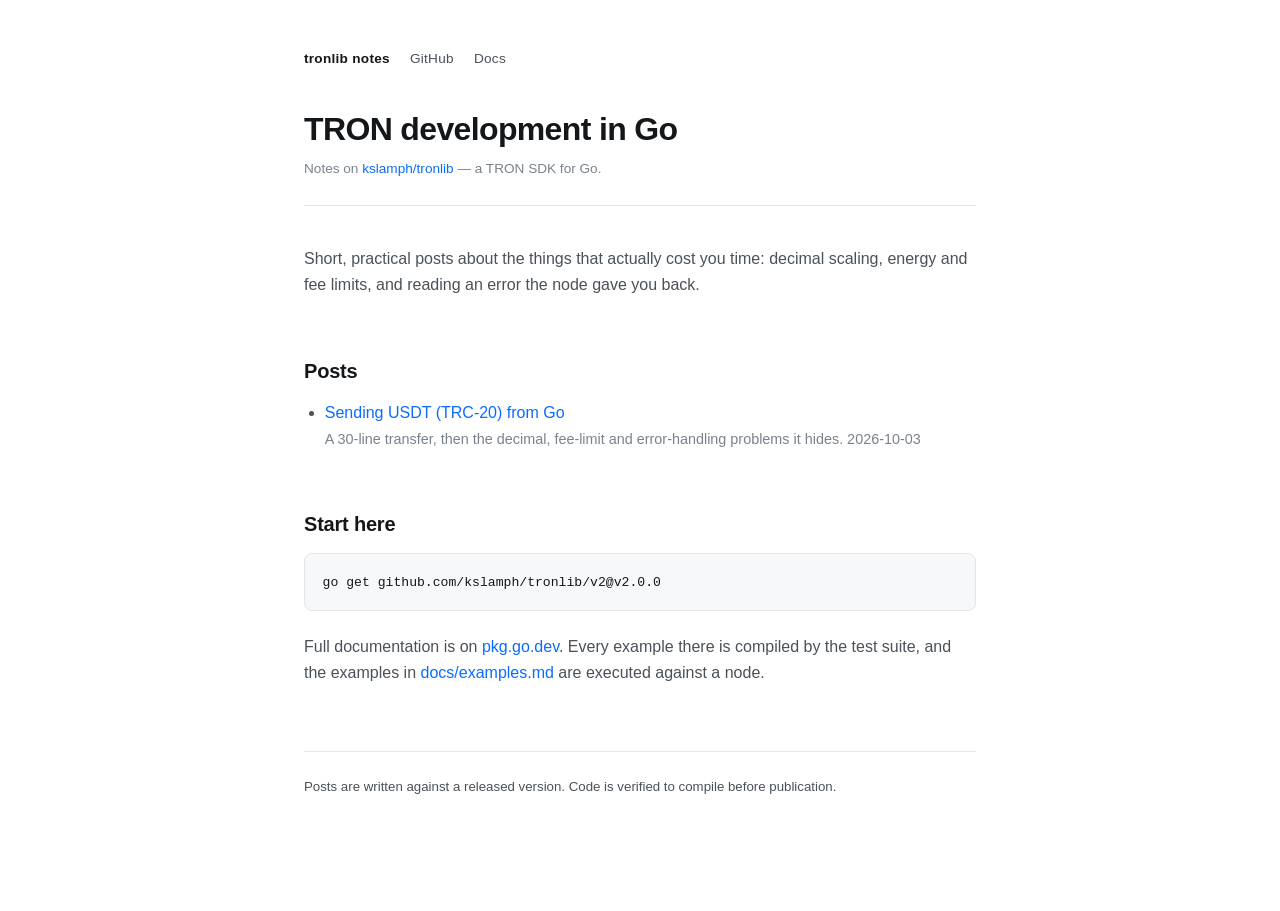
<file: index.html>
<!DOCTYPE html>
<html lang="en">
<head>
<meta charset="utf-8">
<meta name="viewport" content="width=device-width, initial-scale=1">
<title>tronlib notes — TRON development in Go</title>
<meta name="description" content="Practical notes on building on TRON in Go with tronlib: TRC-20 transfers, energy and fee limits, machine-readable errors, offline signing.">
<link rel="stylesheet" href="style.css">
</head>
<body>
<nav class="site-nav">
  <a class="brand" href="./">tronlib notes</a>
  <a href="https://github.com/kslamph/tronlib">GitHub</a>
  <a href="https://pkg.go.dev/github.com/kslamph/tronlib/v2">Docs</a>
</nav>

<main>
<h1>TRON development in Go</h1>
<p class="post-meta">Notes on <a href="https://github.com/kslamph/tronlib">kslamph/tronlib</a> — a TRON SDK for Go.</p>

<p>Short, practical posts about the things that actually cost you time: decimal scaling, energy and fee limits, and reading an error the node gave you back.</p>

<h2>Posts</h2>

<ul>
  <li>
    <a href="posts/2026-10-03-send-usdt-trc20-from-go.html">Sending USDT (TRC-20) from Go</a><br>
    <span style="color:var(--ink-faint);font-size:0.9rem">A 30-line transfer, then the decimal, fee-limit and error-handling problems it hides. 2026-10-03</span>
  </li>
</ul>

<h2>Start here</h2>

<pre><code>go get github.com/kslamph/tronlib/v2@v2.0.0</code></pre>

<p>Full documentation is on <a href="https://pkg.go.dev/github.com/kslamph/tronlib/v2">pkg.go.dev</a>. Every example there is compiled by the test suite, and the examples in <a href="https://github.com/kslamph/tronlib/blob/v2/docs/examples.md">docs/examples.md</a> are executed against a node.</p>

</main>

<footer>
  <p>Posts are written against a released version. Code is verified to compile before publication.</p>
</footer>
</body>
</html>
</file>
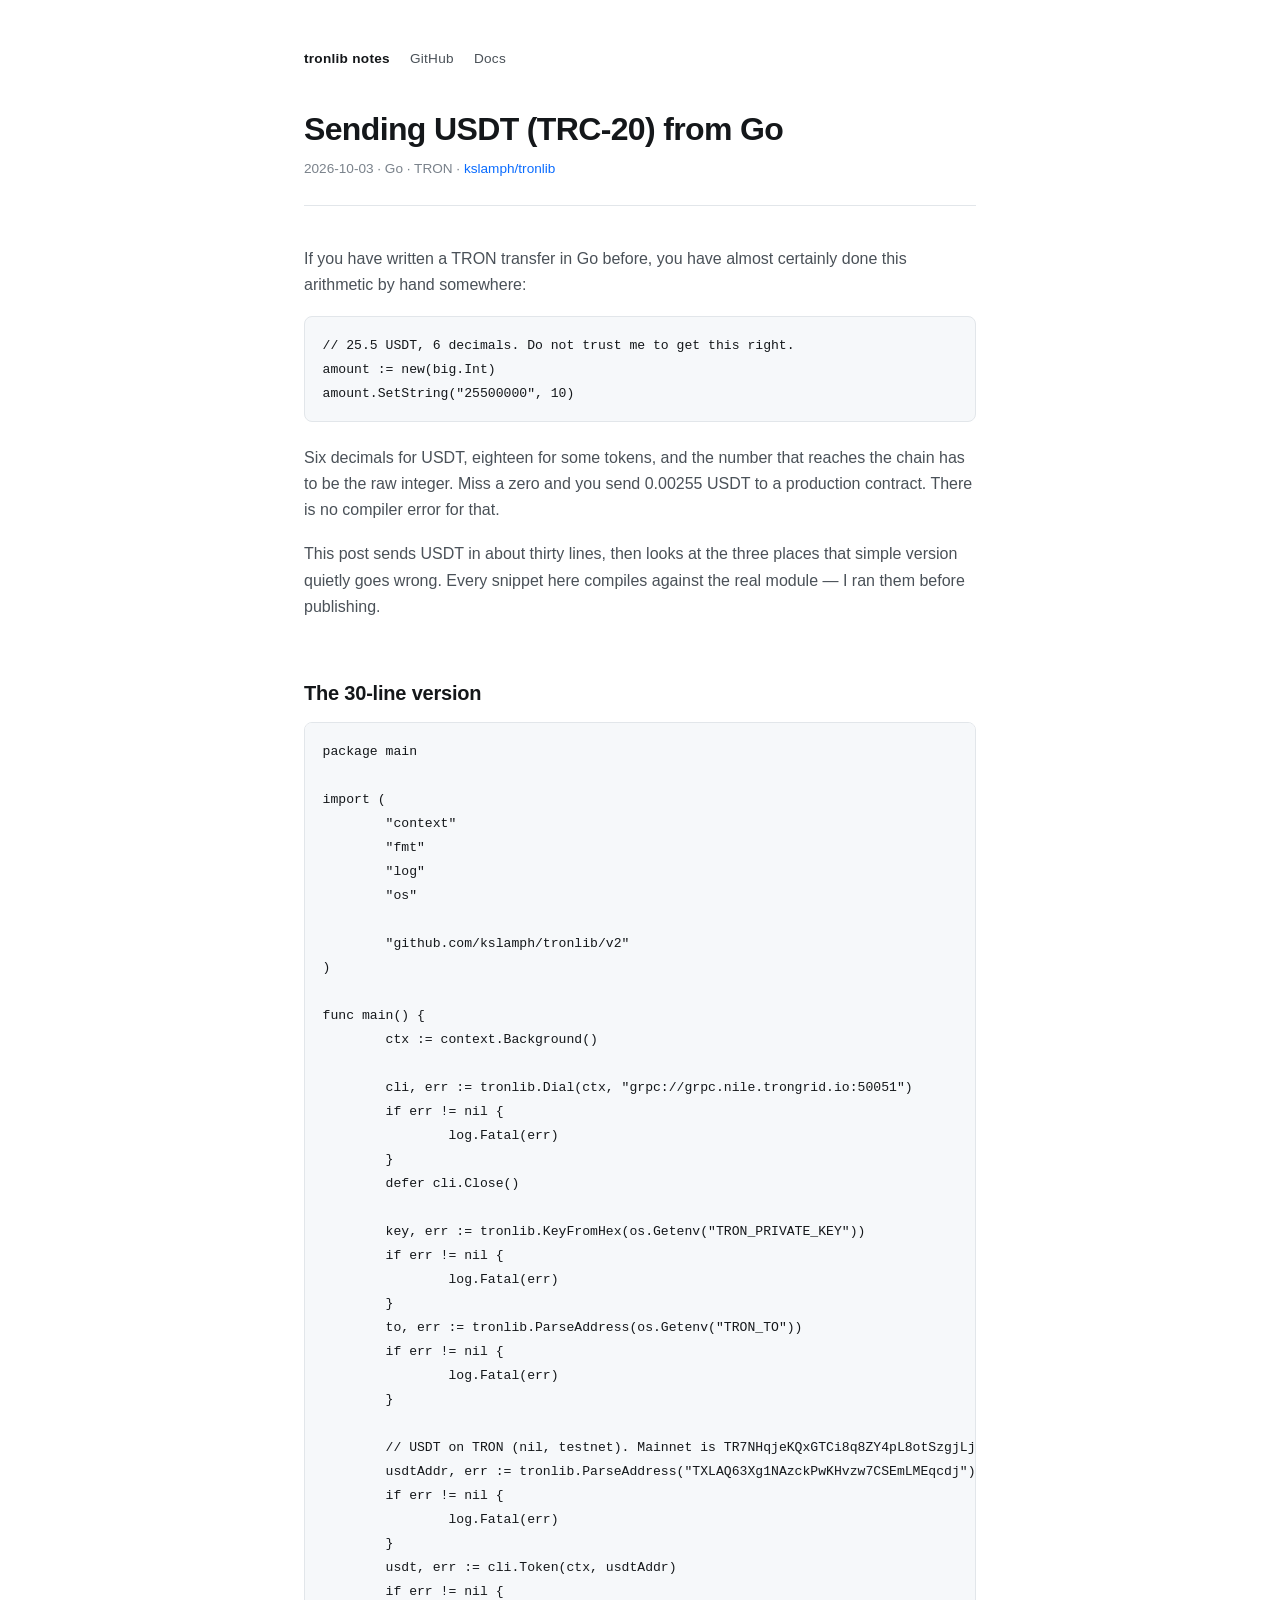
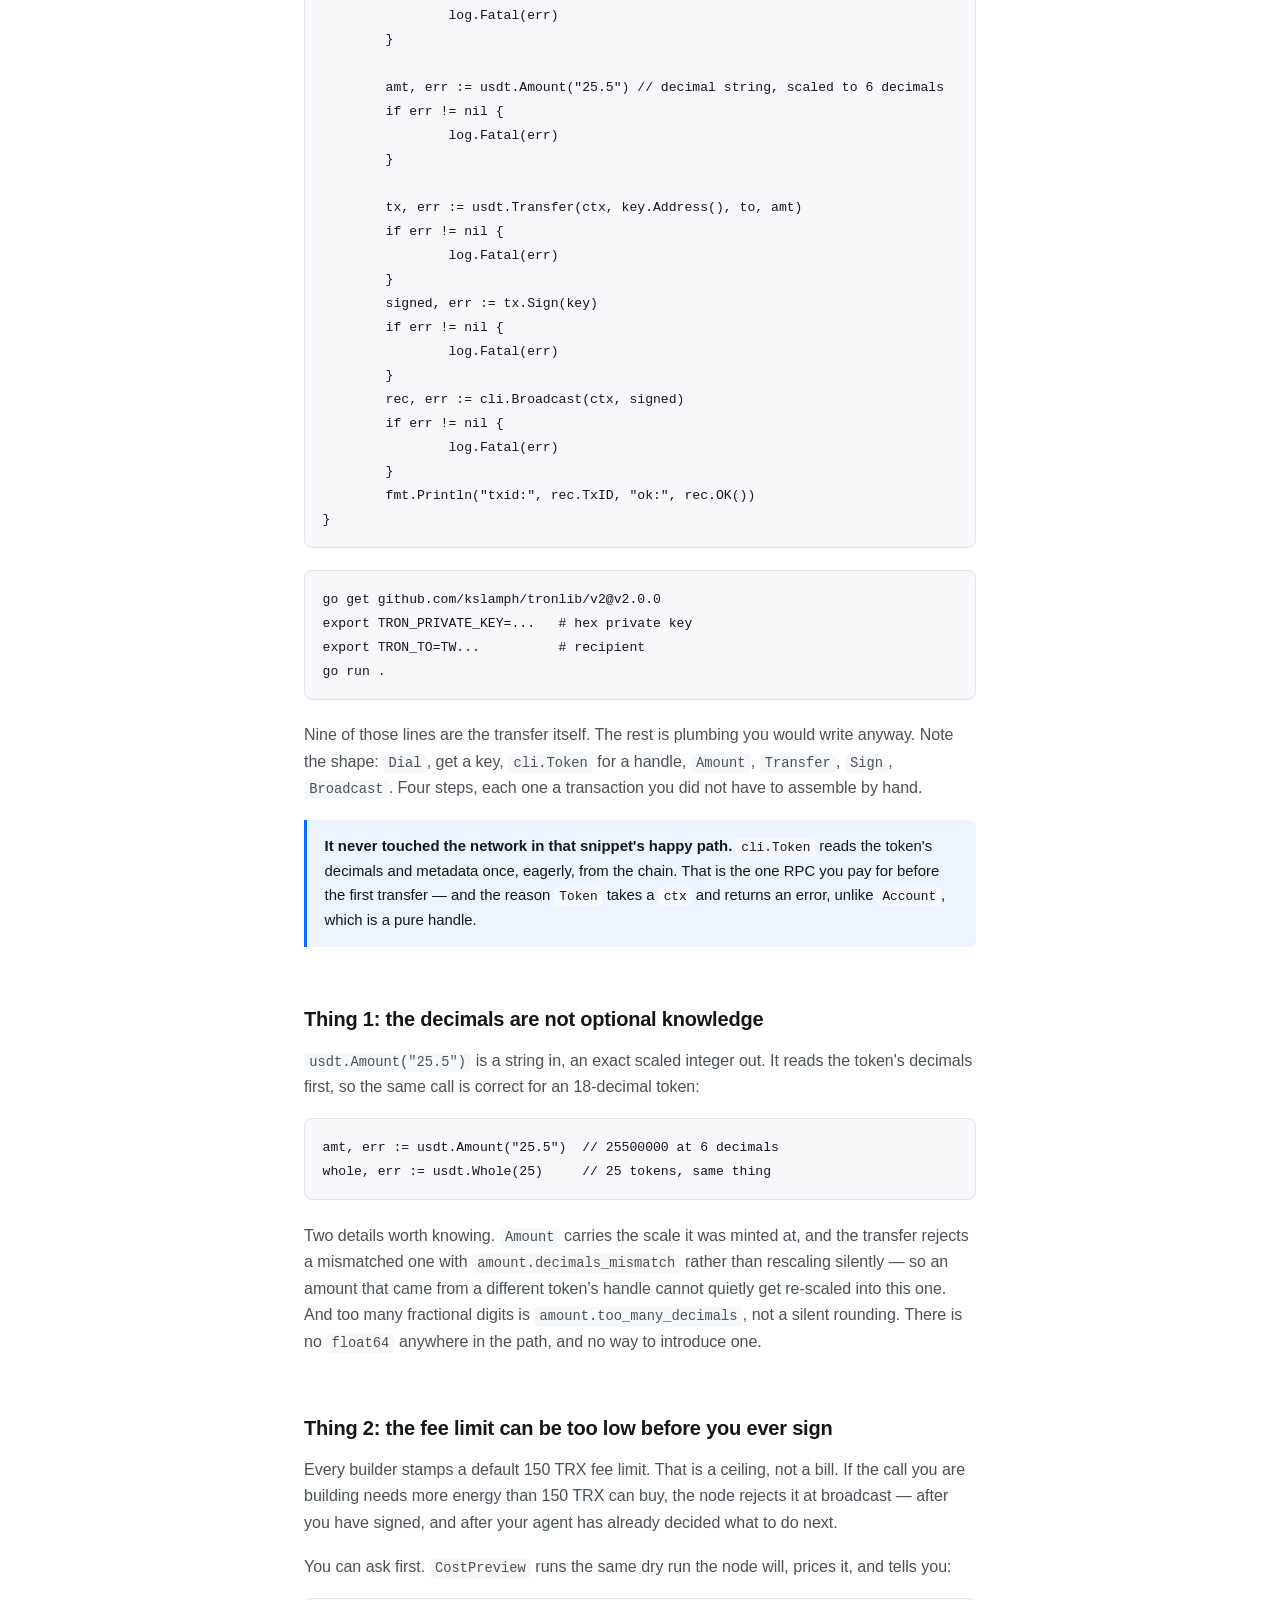
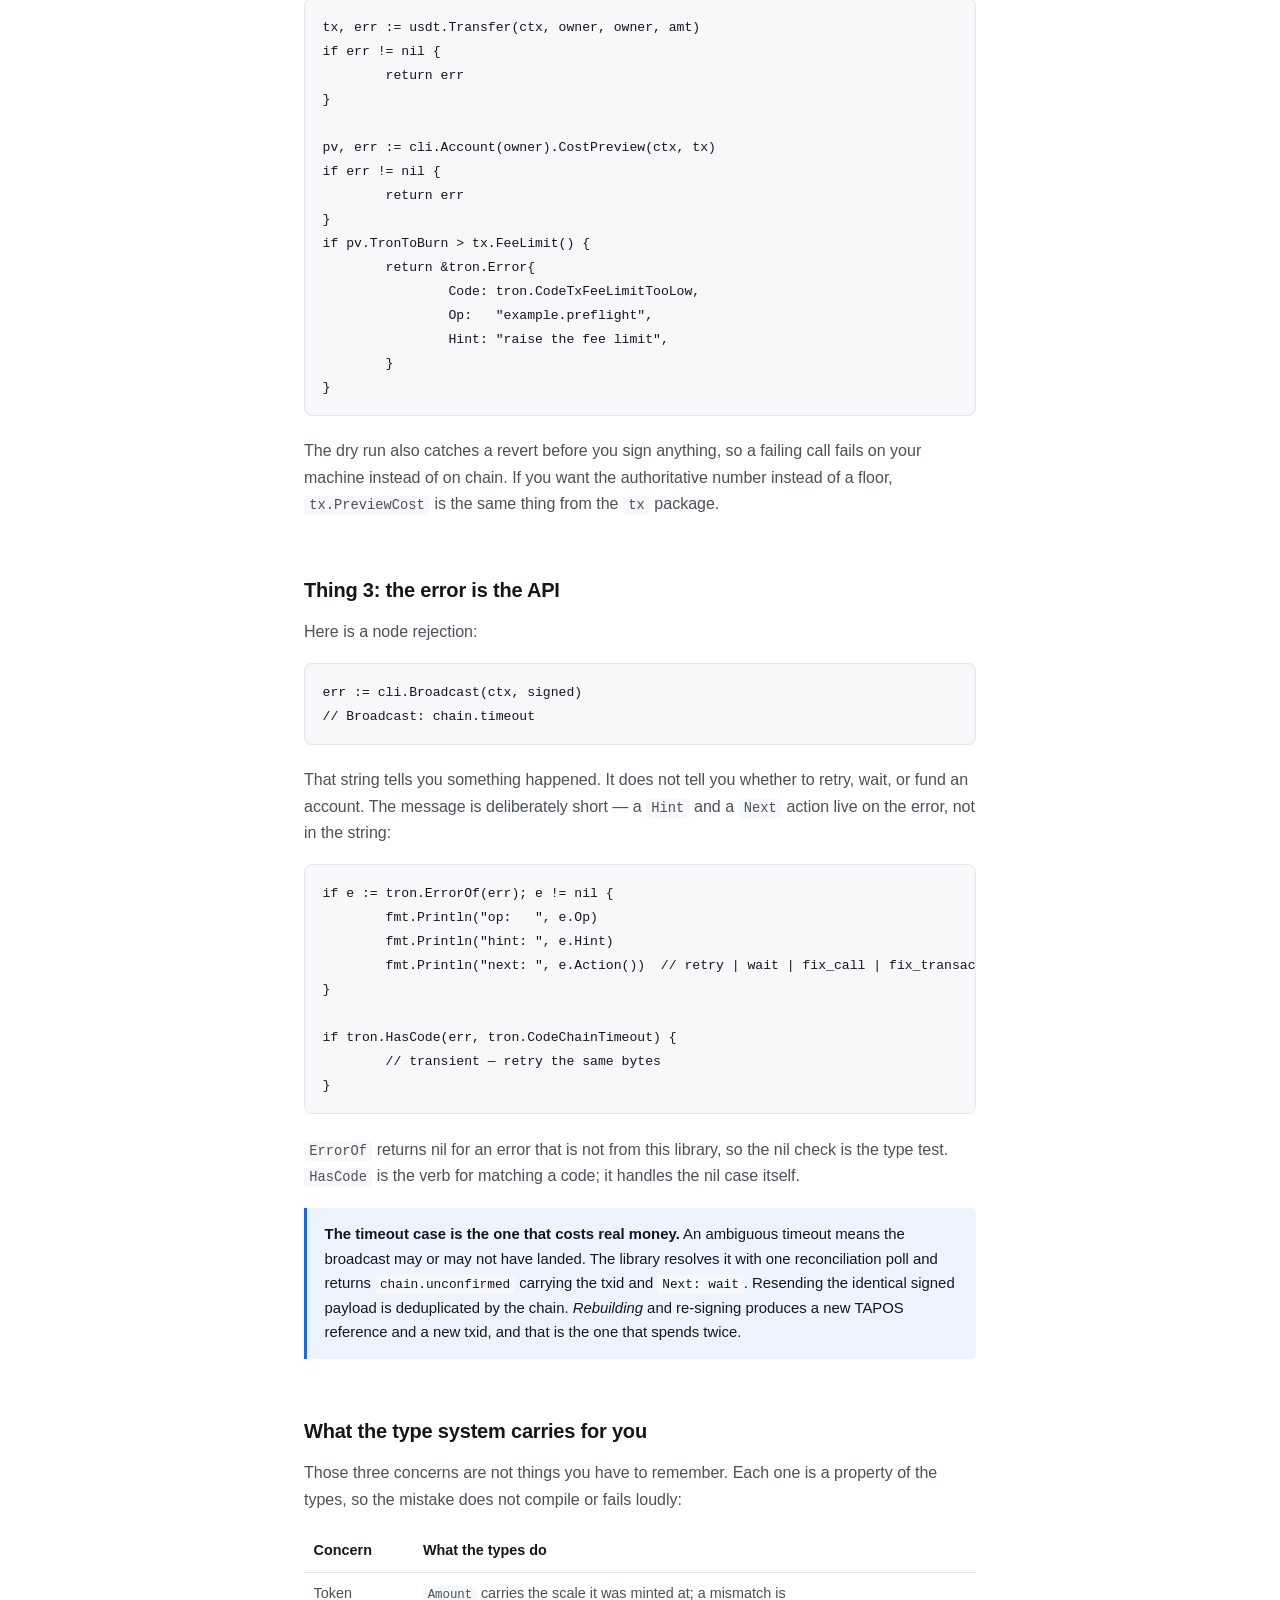
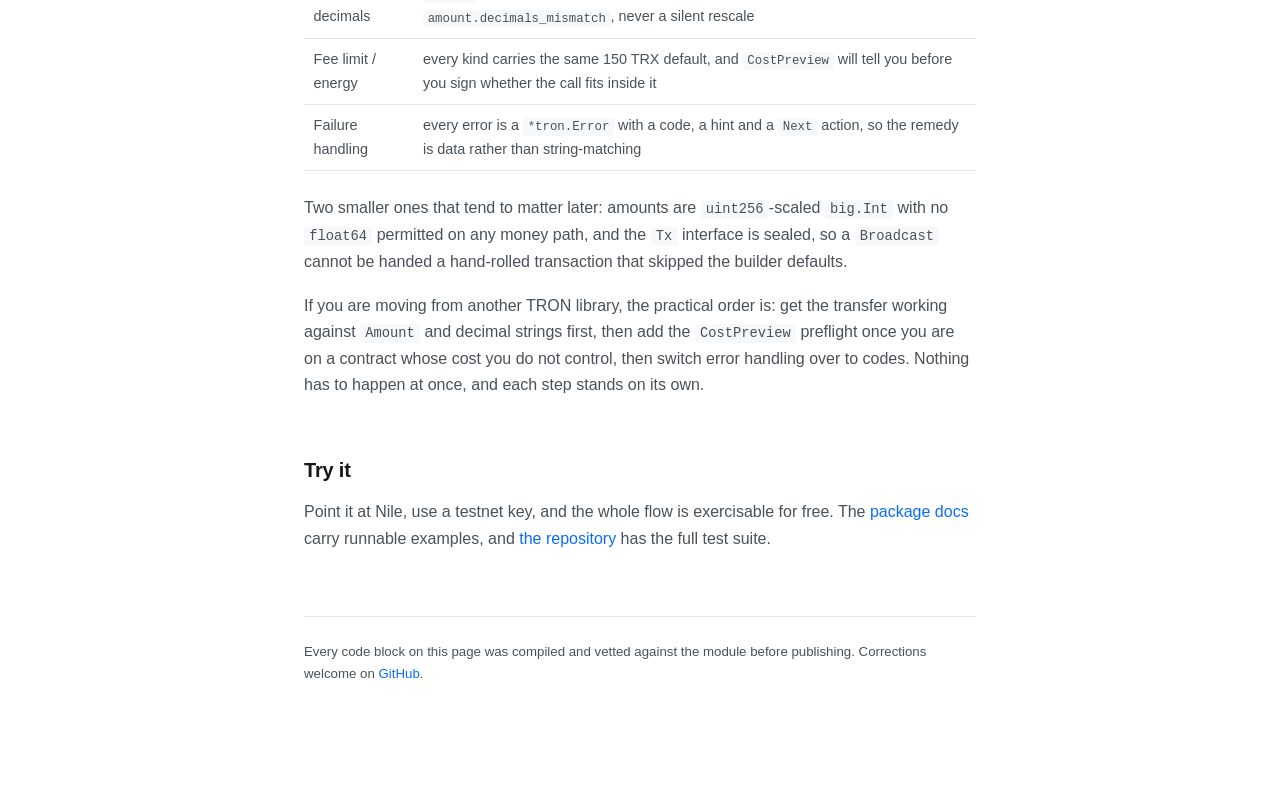
<file: posts/2026-10-03-send-usdt-trc20-from-go.html>
<!DOCTYPE html>
<html lang="en">
<head>
<meta charset="utf-8">
<meta name="viewport" content="width=device-width, initial-scale=1">
<title>Sending USDT (TRC-20) from Go — and the three things that bite you</title>
<meta name="description" content="A 30-line TRC-20 transfer in Go with tronlib, then the decimal, fee-limit and error-handling problems it hides — each one caught by the compiler or the node before it costs you money.">
<meta property="og:title" content="Sending USDT (TRC-20) from Go — and the three things that bite you">
<meta property="og:description" content="A 30-line TRC-20 transfer in Go, then the decimal, fee-limit and error-handling problems it hides.">
<meta property="og:type" content="article">
<link rel="stylesheet" href="../style.css">
</head>
<body>
<nav class="site-nav">
  <a class="brand" href="../">tronlib notes</a>
  <a href="https://github.com/kslamph/tronlib">GitHub</a>
  <a href="https://pkg.go.dev/github.com/kslamph/tronlib/v2">Docs</a>
</nav>

<main>
<h1>Sending USDT (TRC-20) from Go</h1>
<p class="post-meta">2026-10-03 · Go · TRON · <a href="https://github.com/kslamph/tronlib">kslamph/tronlib</a></p>

<p>If you have written a TRON transfer in Go before, you have almost certainly done this arithmetic by hand somewhere:</p>

<pre><code>// 25.5 USDT, 6 decimals. Do not trust me to get this right.
amount := new(big.Int)
amount.SetString("25500000", 10)</code></pre>

<p>Six decimals for USDT, eighteen for some tokens, and the number that reaches the chain has to be the raw integer. Miss a zero and you send 0.00255 USDT to a production contract. There is no compiler error for that.</p>

<p>This post sends USDT in about thirty lines, then looks at the three places that simple version quietly goes wrong. Every snippet here compiles against the real module — I ran them before publishing.</p>

<h2>The 30-line version</h2>

<pre><code>package main

import (
	"context"
	"fmt"
	"log"
	"os"

	"github.com/kslamph/tronlib/v2"
)

func main() {
	ctx := context.Background()

	cli, err := tronlib.Dial(ctx, "grpc://grpc.nile.trongrid.io:50051")
	if err != nil {
		log.Fatal(err)
	}
	defer cli.Close()

	key, err := tronlib.KeyFromHex(os.Getenv("TRON_PRIVATE_KEY"))
	if err != nil {
		log.Fatal(err)
	}
	to, err := tronlib.ParseAddress(os.Getenv("TRON_TO"))
	if err != nil {
		log.Fatal(err)
	}

	// USDT on TRON (nil, testnet). Mainnet is TR7NHqjeKQxGTCi8q8ZY4pL8otSzgjLj6t.
	usdtAddr, err := tronlib.ParseAddress("TXLAQ63Xg1NAzckPwKHvzw7CSEmLMEqcdj")
	if err != nil {
		log.Fatal(err)
	}
	usdt, err := cli.Token(ctx, usdtAddr)
	if err != nil {
		log.Fatal(err)
	}

	amt, err := usdt.Amount("25.5") // decimal string, scaled to 6 decimals
	if err != nil {
		log.Fatal(err)
	}

	tx, err := usdt.Transfer(ctx, key.Address(), to, amt)
	if err != nil {
		log.Fatal(err)
	}
	signed, err := tx.Sign(key)
	if err != nil {
		log.Fatal(err)
	}
	rec, err := cli.Broadcast(ctx, signed)
	if err != nil {
		log.Fatal(err)
	}
	fmt.Println("txid:", rec.TxID, "ok:", rec.OK())
}</code></pre>

<pre><code>go get github.com/kslamph/tronlib/v2@v2.0.0
export TRON_PRIVATE_KEY=...   # hex private key
export TRON_TO=TW...          # recipient
go run .</code></pre>

<p>Nine of those lines are the transfer itself. The rest is plumbing you would write anyway. Note the shape: <code>Dial</code>, get a key, <code>cli.Token</code> for a handle, <code>Amount</code>, <code>Transfer</code>, <code>Sign</code>, <code>Broadcast</code>. Four steps, each one a transaction you did not have to assemble by hand.</p>

<div class="note">
<p><strong>It never touched the network in that snippet's happy path.</strong> <code>cli.Token</code> reads the token's decimals and metadata once, eagerly, from the chain. That is the one RPC you pay for before the first transfer — and the reason <code>Token</code> takes a <code>ctx</code> and returns an error, unlike <code>Account</code>, which is a pure handle.</p>
</div>

<h2>Thing 1: the decimals are not optional knowledge</h2>

<p><code>usdt.Amount("25.5")</code> is a string in, an exact scaled integer out. It reads the token's decimals first, so the same call is correct for an 18-decimal token:</p>

<pre><code>amt, err := usdt.Amount("25.5")  // 25500000 at 6 decimals
whole, err := usdt.Whole(25)     // 25 tokens, same thing
</code></pre>

<p>Two details worth knowing. <code>Amount</code> carries the scale it was minted at, and the transfer rejects a mismatched one with <code>amount.decimals_mismatch</code> rather than rescaling silently — so an amount that came from a different token's handle cannot quietly get re-scaled into this one. And too many fractional digits is <code>amount.too_many_decimals</code>, not a silent rounding. There is no <code>float64</code> anywhere in the path, and no way to introduce one.</p>

<h2>Thing 2: the fee limit can be too low before you ever sign</h2>

<p>Every builder stamps a default 150 TRX fee limit. That is a ceiling, not a bill. If the call you are building needs more energy than 150 TRX can buy, the node rejects it at broadcast — after you have signed, and after your agent has already decided what to do next.</p>

<p>You can ask first. <code>CostPreview</code> runs the same dry run the node will, prices it, and tells you:</p>

<pre><code>tx, err := usdt.Transfer(ctx, owner, owner, amt)
if err != nil {
	return err
}

pv, err := cli.Account(owner).CostPreview(ctx, tx)
if err != nil {
	return err
}
if pv.TronToBurn &gt; tx.FeeLimit() {
	return &amp;tron.Error{
		Code: tron.CodeTxFeeLimitTooLow,
		Op:   "example.preflight",
		Hint: "raise the fee limit",
	}
}</code></pre>

<p>The dry run also catches a revert before you sign anything, so a failing call fails on your machine instead of on chain. If you want the authoritative number instead of a floor, <code>tx.PreviewCost</code> is the same thing from the <code>tx</code> package.</p>

<h2>Thing 3: the error is the API</h2>

<p>Here is a node rejection:</p>

<pre><code>err := cli.Broadcast(ctx, signed)
// Broadcast: chain.timeout
</code></pre>

<p>That string tells you something happened. It does not tell you whether to retry, wait, or fund an account. The message is deliberately short — a <code>Hint</code> and a <code>Next</code> action live on the error, not in the string:</p>

<pre><code>if e := tron.ErrorOf(err); e != nil {
	fmt.Println("op:   ", e.Op)
	fmt.Println("hint: ", e.Hint)
	fmt.Println("next: ", e.Action())  // retry | wait | fix_call | fix_transaction | fund
}

if tron.HasCode(err, tron.CodeChainTimeout) {
	// transient — retry the same bytes
}</code></pre>

<p><code>ErrorOf</code> returns nil for an error that is not from this library, so the nil check is the type test. <code>HasCode</code> is the verb for matching a code; it handles the nil case itself.</p>

<div class="note">
<p><strong>The timeout case is the one that costs real money.</strong> An ambiguous timeout means the broadcast may or may not have landed. The library resolves it with one reconciliation poll and returns <code>chain.unconfirmed</code> carrying the txid and <code>Next: wait</code>. Resending the identical signed payload is deduplicated by the chain. <em>Rebuilding</em> and re-signing produces a new TAPOS reference and a new txid, and that is the one that spends twice.</p>
</div>

<h2>What the type system carries for you</h2>

<p>Those three concerns are not things you have to remember. Each one is a property of the types, so the mistake does not compile or fails loudly:</p>

<table>
<thead><tr><th>Concern</th><th>What the types do</th></tr></thead>
<tbody>
<tr><td>Token decimals</td><td><code>Amount</code> carries the scale it was minted at; a mismatch is <code>amount.decimals_mismatch</code>, never a silent rescale</td></tr>
<tr><td>Fee limit / energy</td><td>every kind carries the same 150 TRX default, and <code>CostPreview</code> will tell you before you sign whether the call fits inside it</td></tr>
<tr><td>Failure handling</td><td>every error is a <code>*tron.Error</code> with a code, a hint and a <code>Next</code> action, so the remedy is data rather than string-matching</td></tr>
</tbody>
</table>

<p>Two smaller ones that tend to matter later: amounts are <code>uint256</code>-scaled <code>big.Int</code> with no <code>float64</code> permitted on any money path, and the <code>Tx</code> interface is sealed, so a <code>Broadcast</code> cannot be handed a hand-rolled transaction that skipped the builder defaults.</p>

<p>If you are moving from another TRON library, the practical order is: get the transfer working against <code>Amount</code> and decimal strings first, then add the <code>CostPreview</code> preflight once you are on a contract whose cost you do not control, then switch error handling over to codes. Nothing has to happen at once, and each step stands on its own.</p>

<h2>Try it</h2>

<p>Point it at Nile, use a testnet key, and the whole flow is exercisable for free. The <a href="https://pkg.go.dev/github.com/kslamph/tronlib/v2">package docs</a> carry runnable examples, and <a href="https://github.com/kslamph/tronlib">the repository</a> has the full test suite.</p>

</main>

<footer>
  <p>Every code block on this page was compiled and vetted against the module before publishing. Corrections welcome on <a href="https://github.com/kslamph/tronlib">GitHub</a>.</p>
</footer>
</body>
</html>
</file>
<file: style.css>
:root {
  --ink: #14171a;
  --ink-soft: #4a5158;
  --ink-faint: #7a828b;
  --rule: #e2e6ea;
  --accent: #0a6cff;
  --accent-soft: #eef4ff;
  --code-bg: #f6f8fa;
  --warn-bg: #fff8e6;
  --warn-rule: #e6c65c;
  --measure: 42rem;
}

@media (prefers-color-scheme: dark) {
  :root {
    --ink: #e6e9ec;
    --ink-soft: #a8b0b8;
    --ink-faint: #767e87;
    --rule: #262b31;
    --accent: #6ea8ff;
    --accent-soft: #16213a;
    --code-bg: #16191d;
    --warn-bg: #241f10;
    --warn-rule: #6b5a20;
  }
}

* { box-sizing: border-box; }

body {
  margin: 0;
  padding: 3rem 1.25rem 6rem;
  background: #fff;
  color: var(--ink);
  font: 16px/1.65 -apple-system, BlinkMacSystemFont, "Segoe UI", Inter, Roboto, Helvetica, Arial, sans-serif;
  -webkit-font-smoothing: antialiased;
}

@media (prefers-color-scheme: dark) { body { background: #0d0f11; } }

main { max-width: var(--measure); margin: 0 auto; }

a { color: var(--accent); text-decoration: none; }
a:hover { text-decoration: underline; }

.site-nav {
  max-width: var(--measure);
  margin: 0 auto 2.5rem;
  font-size: 0.85rem;
  letter-spacing: 0.02em;
}
.site-nav a { color: var(--ink-soft); margin-right: 1rem; }
.site-nav .brand { font-weight: 600; color: var(--ink); }

h1 {
  font-size: 2rem;
  line-height: 1.2;
  letter-spacing: -0.02em;
  margin: 0 0 0.6rem;
}

.post-meta {
  color: var(--ink-faint);
  font-size: 0.85rem;
  margin: 0 0 2.5rem;
  padding-bottom: 1.5rem;
  border-bottom: 1px solid var(--rule);
}

h2 {
  font-size: 1.25rem;
  letter-spacing: -0.01em;
  margin: 3rem 0 0.75rem;
  padding-top: 0.5rem;
}

h3 { font-size: 1.02rem; margin: 2rem 0 0.5rem; }

p, li { color: var(--ink-soft); }
p { margin: 0 0 1.1rem; }
strong { color: var(--ink); font-weight: 600; }

ul, ol { padding-left: 1.3rem; margin: 0 0 1.2rem; }
li { margin-bottom: 0.4rem; }

code {
  font-family: ui-monospace, SFMono-Regular, "SF Mono", Menlo, Consolas, monospace;
  font-size: 0.86em;
  background: var(--code-bg);
  padding: 0.15em 0.38em;
  border-radius: 4px;
}

pre {
  background: var(--code-bg);
  border: 1px solid var(--rule);
  border-radius: 8px;
  padding: 1rem 1.1rem;
  overflow-x: auto;
  margin: 0 0 1.4rem;
  line-height: 1.5;
}

pre code {
  background: none;
  padding: 0;
  font-size: 0.82rem;
  color: var(--ink);
}

.note {
  background: var(--accent-soft);
  border-left: 3px solid var(--accent);
  border-radius: 0 6px 6px 0;
  padding: 0.9rem 1.1rem;
  margin: 0 0 1.5rem;
}
.note p { margin: 0; color: var(--ink); font-size: 0.93rem; }
.note p + p { margin-top: 0.6rem; }

.correction {
  background: var(--warn-bg);
  border: 1px solid var(--warn-rule);
  border-radius: 6px;
  padding: 0.9rem 1.1rem;
  margin: 0 0 1.5rem;
  font-size: 0.93rem;
}
.correction p { margin: 0; color: var(--ink); }
.correction strong { display: block; margin-bottom: 0.3rem; }

table { width: 100%; border-collapse: collapse; margin: 0 0 1.5rem; font-size: 0.9rem; }
th, td { text-align: left; padding: 0.55rem 0.6rem; border-bottom: 1px solid var(--rule); vertical-align: top; }
th { color: var(--ink); font-weight: 600; }
td { color: var(--ink-soft); }

footer {
  max-width: var(--measure);
  margin: 4rem auto 0;
  padding-top: 1.5rem;
  border-top: 1px solid var(--rule);
  color: var(--ink-faint);
  font-size: 0.83rem;
}
</file>
